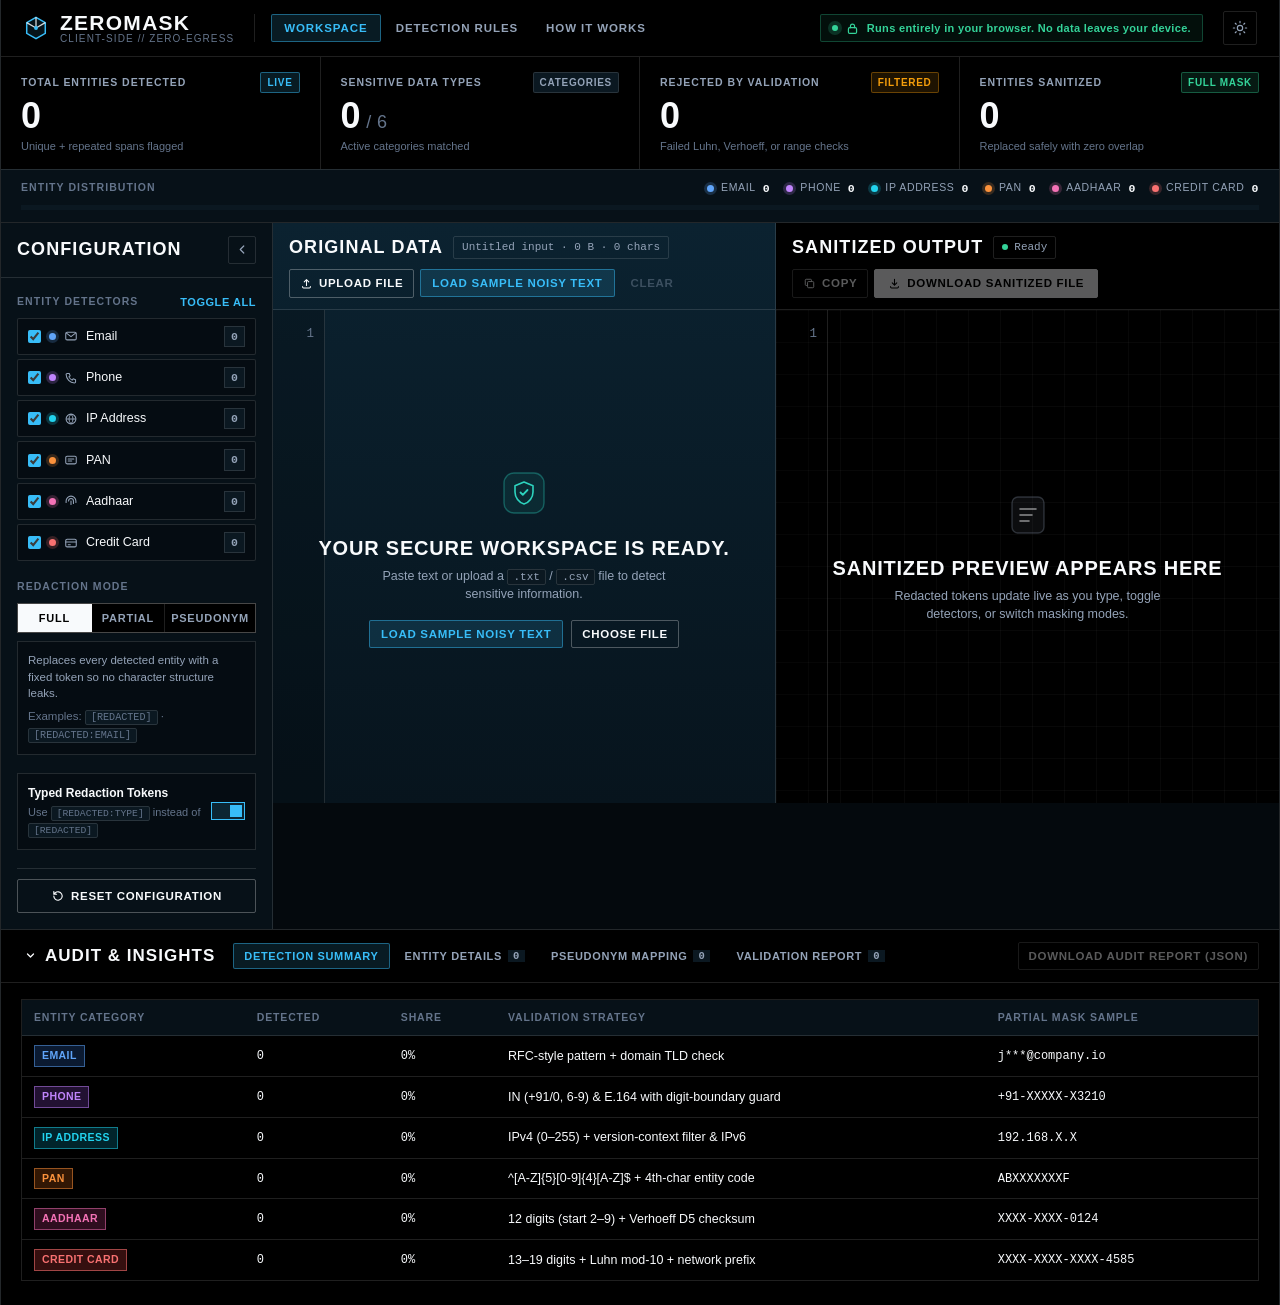
<file: index.html>
<!DOCTYPE html>
<html lang="en" data-theme="dark">
<head>
  <meta charset="UTF-8" />
  <meta name="viewport" content="width=device-width, initial-scale=1.0" />
  <title>ZeroMask — Client-Side PII Data Sanitization</title>
  <meta
    name="description"
    content="ZeroMask: 100% client-side PII detection, checksum validation, and sanitization."
  />
  <link rel="stylesheet" href="styles.css" />
</head>
<body>
  <div class="app-shell">
    <!-- Top Header -->
    <header class="top-header">
      <div class="header-left">
        <a href="#workspace" class="brand" id="brandLink" aria-label="ZeroMask Home">
          <span class="brand-logo" aria-hidden="true">
            <svg width="26" height="26" viewBox="0 0 28 28" fill="none">
              <path
                d="M14 2.5L24 8.2V19.8L14 25.5L4 19.8V8.2L14 2.5Z"
                stroke="#38BDF8"
                stroke-width="1.6"
                fill="rgba(56, 189, 248, 0.1)"
              />
              <path d="M14 2.5V14M14 14L24 8.2M14 14L4 8.2" stroke="currentColor" stroke-width="1.4" opacity="0.85" />
              <circle cx="14" cy="14" r="2.1" fill="#38BDF8" />
            </svg>
          </span>
          <span class="brand-copy">
            <span class="brand-name">ZEROMASK</span>
            <span class="brand-tagline">CLIENT-SIDE // ZERO-EGRESS</span>
          </span>
        </a>

        <nav class="primary-nav" aria-label="Primary Navigation">
          <button type="button" class="nav-link is-active" data-view="workspace">Workspace</button>
          <button type="button" class="nav-link" data-view="rules">Detection Rules</button>
          <button type="button" class="nav-link" data-view="how-it-works">How It Works</button>
        </nav>
      </div>

      <div class="header-right">
        <div class="privacy-badge" title="All scanning and redaction executes locally in browser memory">
          <span class="status-dot" aria-hidden="true"></span>
          <svg class="lock-icon" width="13" height="13" viewBox="0 0 16 16" fill="none" aria-hidden="true">
            <rect x="3" y="7" width="10" height="7" rx="1.5" stroke="currentColor" stroke-width="1.5" />
            <path d="M5.5 7V5a2.5 2.5 0 0 1 5 0v2" stroke="currentColor" stroke-width="1.5" stroke-linecap="round" />
          </svg>
          <span class="privacy-text">Runs entirely in your browser. No data leaves your device.</span>
        </div>

        <button
          type="button"
          id="themeToggleBtn"
          class="icon-btn"
          aria-label="Toggle dark or light theme"
          title="Switch theme"
        >
          <svg class="icon-sun" width="16" height="16" viewBox="0 0 24 24" fill="none" aria-hidden="true">
            <circle cx="12" cy="12" r="4" stroke="currentColor" stroke-width="1.75" />
            <path
              d="M12 2v2m0 16v2M4.93 4.93l1.41 1.41m11.32 11.32l1.41 1.41M2 12h2m16 0h2M4.93 19.07l1.41-1.41m11.32-11.32l1.41-1.41"
              stroke="currentColor"
              stroke-width="1.75"
              stroke-linecap="round"
            />
          </svg>
          <svg class="icon-moon" width="16" height="16" viewBox="0 0 24 24" fill="none" aria-hidden="true">
            <path
              d="M21 12.79A9 9 0 1 1 11.21 3 7 7 0 0 0 21 12.79z"
              stroke="currentColor"
              stroke-width="1.75"
              stroke-linejoin="round"
            />
          </svg>
        </button>
      </div>
    </header>

    <!-- Primary Workspace View -->
    <main id="view-workspace" class="main-container view-section is-active">
      <!-- Error / Status Banner -->
      <div id="errorBanner" class="error-banner" role="alert" hidden>
        <div class="error-banner-body">
          <svg width="16" height="16" viewBox="0 0 20 20" fill="none" aria-hidden="true">
            <circle cx="10" cy="10" r="8" stroke="currentColor" stroke-width="1.6" />
            <path d="M10 6v4.5M10 13.5h.01" stroke="currentColor" stroke-width="1.8" stroke-linecap="round" />
          </svg>
          <span id="errorBannerText">Unsupported file format. Please upload a TXT or CSV file.</span>
        </div>
        <button type="button" id="dismissErrorBtn" class="ghost-btn-sm" aria-label="Dismiss message">Dismiss</button>
      </div>

      <!-- Dashboard Overview Cards & Distribution Bar -->
      <section class="overview-section" aria-label="Detection Statistics">
        <div class="stats-grid">
          <article class="stat-card">
            <div class="stat-header">
              <span class="stat-label">Total Entities Detected</span>
              <span class="stat-badge stat-badge-teal">Live</span>
            </div>
            <div class="stat-value" id="statTotalDetected">0</div>
            <div class="stat-sub">Unique + repeated spans flagged</div>
          </article>

          <article class="stat-card">
            <div class="stat-header">
              <span class="stat-label">Sensitive Data Types</span>
              <span class="stat-badge">Categories</span>
            </div>
            <div class="stat-value"><span id="statTypesFound">0</span><span class="stat-denom"> / 6</span></div>
            <div class="stat-sub">Active categories matched</div>
          </article>

          <article class="stat-card">
            <div class="stat-header">
              <span class="stat-label">Rejected by Validation</span>
              <span class="stat-badge stat-badge-amber">Filtered</span>
            </div>
            <div class="stat-value" id="statRejected">0</div>
            <div class="stat-sub">Failed Luhn, Verhoeff, or range checks</div>
          </article>

          <article class="stat-card">
            <div class="stat-header">
              <span class="stat-label">Entities Sanitized</span>
              <span class="stat-badge stat-badge-green" id="statModeBadge">Full Mask</span>
            </div>
            <div class="stat-value" id="statSanitized">0</div>
            <div class="stat-sub">Replaced safely with zero overlap</div>
          </article>
        </div>

        <!-- Dynamic Horizontal Distribution Bar -->
        <div class="distribution-card">
          <div class="distribution-top">
            <span class="distribution-title">Entity Distribution</span>
            <div class="distribution-legend" id="distributionLegend">
              <span class="legend-item" data-type="EMAIL"><i class="dot dot-email"></i>Email <strong id="legendCountEmail">0</strong></span>
              <span class="legend-item" data-type="PHONE"><i class="dot dot-phone"></i>Phone <strong id="legendCountPhone">0</strong></span>
              <span class="legend-item" data-type="IP"><i class="dot dot-ip"></i>IP Address <strong id="legendCountIP">0</strong></span>
              <span class="legend-item" data-type="PAN"><i class="dot dot-pan"></i>PAN <strong id="legendCountPAN">0</strong></span>
              <span class="legend-item" data-type="AADHAAR"><i class="dot dot-aadhaar"></i>Aadhaar <strong id="legendCountAadhaar">0</strong></span>
              <span class="legend-item" data-type="CREDIT_CARD"><i class="dot dot-card"></i>Credit Card <strong id="legendCountCard">0</strong></span>
            </div>
          </div>
          <div class="distribution-bar" id="distributionBar" role="img" aria-label="Entity category distribution">
            <div class="dist-empty">No sensitive entities detected yet</div>
          </div>
        </div>
      </section>

      <!-- Mobile Pane Switcher -->
      <div class="mobile-pane-tabs" role="tablist" aria-label="Mobile Editor Views">
        <button type="button" class="mobile-tab is-active" data-pane="original" role="tab" aria-selected="true">
          Original Data
        </button>
        <button type="button" class="mobile-tab" data-pane="sanitized" role="tab" aria-selected="false">
          Sanitized Output
        </button>
      </div>

      <!-- Three-Column Main Workspace -->
      <section class="workspace-grid" id="workspaceGrid" aria-label="Sanitization Workspace">
        <!-- Left Sidebar: Configuration -->
        <aside class="config-sidebar" id="configSidebar" aria-label="Detection and Redaction Configuration">
          <div class="sidebar-header">
            <h2 class="panel-title">Configuration</h2>
            <button
              type="button"
              id="collapseSidebarBtn"
              class="icon-btn-sm"
              aria-expanded="true"
              aria-controls="sidebarBody"
              title="Collapse configuration sidebar"
            >
              <svg width="15" height="15" viewBox="0 0 20 20" fill="none" aria-hidden="true">
                <path d="M12.5 5L7.5 10l5 5" stroke="currentColor" stroke-width="1.75" stroke-linecap="round" stroke-linejoin="round" />
              </svg>
            </button>
          </div>

          <div class="sidebar-body" id="sidebarBody">
            <!-- Entity Checkboxes -->
            <div class="config-group">
              <div class="config-group-header">
                <span class="config-label">Entity Detectors</span>
                <button type="button" id="toggleAllDetectorsBtn" class="text-btn">Toggle All</button>
              </div>
              <div class="detector-list" id="detectorCheckboxes">
                <label class="detector-item" data-type="EMAIL">
                  <span class="detector-left">
                    <input type="checkbox" name="detector" value="EMAIL" checked />
                    <span class="entity-swatch swatch-email"></span>
                    <svg class="entity-icon" width="14" height="14" viewBox="0 0 20 20" fill="none" aria-hidden="true">
                      <rect x="2.5" y="4.5" width="15" height="11" rx="2" stroke="currentColor" stroke-width="1.5" />
                      <path d="M3.5 6l6.5 4.8L16.5 6" stroke="currentColor" stroke-width="1.5" stroke-linecap="round" />
                    </svg>
                    <span class="detector-name">Email</span>
                  </span>
                  <span class="detector-count" id="countEMAIL">0</span>
                </label>

                <label class="detector-item" data-type="PHONE">
                  <span class="detector-left">
                    <input type="checkbox" name="detector" value="PHONE" checked />
                    <span class="entity-swatch swatch-phone"></span>
                    <svg class="entity-icon" width="14" height="14" viewBox="0 0 20 20" fill="none" aria-hidden="true">
                      <path d="M4.5 3.5h3l1.3 3.4-1.8 1.5a11 11 0 0 0 4.6 4.6l1.5-1.8 3.4 1.3v3a1.5 1.5 0 0 1-1.6 1.5A12.5 12.5 0 0 1 3 5.1 1.5 1.5 0 0 1 4.5 3.5z" stroke="currentColor" stroke-width="1.5" stroke-linejoin="round" />
                    </svg>
                    <span class="detector-name">Phone</span>
                  </span>
                  <span class="detector-count" id="countPHONE">0</span>
                </label>

                <label class="detector-item" data-type="IP">
                  <span class="detector-left">
                    <input type="checkbox" name="detector" value="IP" checked />
                    <span class="entity-swatch swatch-ip"></span>
                    <svg class="entity-icon" width="14" height="14" viewBox="0 0 20 20" fill="none" aria-hidden="true">
                      <circle cx="10" cy="10" r="7" stroke="currentColor" stroke-width="1.5" />
                      <path d="M3.2 10h13.6M10 3a10 10 0 0 1 0 14M10 3a10 10 0 0 0 0 14" stroke="currentColor" stroke-width="1.35" />
                    </svg>
                    <span class="detector-name">IP Address</span>
                  </span>
                  <span class="detector-count" id="countIP">0</span>
                </label>

                <label class="detector-item" data-type="PAN">
                  <span class="detector-left">
                    <input type="checkbox" name="detector" value="PAN" checked />
                    <span class="entity-swatch swatch-pan"></span>
                    <svg class="entity-icon" width="14" height="14" viewBox="0 0 20 20" fill="none" aria-hidden="true">
                      <rect x="2.5" y="4.5" width="15" height="11" rx="1.8" stroke="currentColor" stroke-width="1.5" />
                      <path d="M6 8.5h8M6 11.5h5" stroke="currentColor" stroke-width="1.5" stroke-linecap="round" />
                    </svg>
                    <span class="detector-name">PAN</span>
                  </span>
                  <span class="detector-count" id="countPAN">0</span>
                </label>

                <label class="detector-item" data-type="AADHAAR">
                  <span class="detector-left">
                    <input type="checkbox" name="detector" value="AADHAAR" checked />
                    <span class="entity-swatch swatch-aadhaar"></span>
                    <svg class="entity-icon" width="14" height="14" viewBox="0 0 20 20" fill="none" aria-hidden="true">
                      <path d="M10 3a7 7 0 0 0-7 7v2M10 3a7 7 0 0 1 7 7v2M6.5 10a3.5 3.5 0 0 1 7 0v3.5M10 10v5" stroke="currentColor" stroke-width="1.5" stroke-linecap="round" />
                    </svg>
                    <span class="detector-name">Aadhaar</span>
                  </span>
                  <span class="detector-count" id="countAADHAAR">0</span>
                </label>

                <label class="detector-item" data-type="CREDIT_CARD">
                  <span class="detector-left">
                    <input type="checkbox" name="detector" value="CREDIT_CARD" checked />
                    <span class="entity-swatch swatch-card"></span>
                    <svg class="entity-icon" width="14" height="14" viewBox="0 0 20 20" fill="none" aria-hidden="true">
                      <rect x="2.5" y="4.5" width="15" height="11" rx="2" stroke="currentColor" stroke-width="1.5" />
                      <path d="M2.5 8.5h15M6 12.5h3" stroke="currentColor" stroke-width="1.5" stroke-linecap="round" />
                    </svg>
                    <span class="detector-name">Credit Card</span>
                  </span>
                  <span class="detector-count" id="countCREDIT_CARD">0</span>
                </label>
              </div>
            </div>

            <!-- Redaction Mode Segmented Control -->
            <div class="config-group">
              <span class="config-label">Redaction Mode</span>
              <div class="segmented-control" role="radiogroup" aria-label="Redaction mode">
                <button type="button" class="seg-btn is-active" data-mode="full" role="radio" aria-checked="true">
                  Full
                </button>
                <button type="button" class="seg-btn" data-mode="partial" role="radio" aria-checked="false">
                  Partial
                </button>
                <button type="button" class="seg-btn" data-mode="pseudonym" role="radio" aria-checked="false">
                  Pseudonym
                </button>
              </div>

              <div class="mode-info-box" id="modeInfoBox">
                <p class="mode-desc" id="modeDescription">
                  Replaces every detected entity with a fixed token so no character structure leaks.
                </p>
                <div class="mode-examples" id="modeExamples">
                  <code>[REDACTED]</code> or <code>[REDACTED:EMAIL]</code>
                </div>
              </div>
            </div>

            <!-- Typed Token Toggle -->
            <div class="config-group" id="typedTokenGroup">
              <label class="switch-row" for="typedTokenToggle">
                <span class="switch-copy">
                  <span class="switch-title">Typed Redaction Tokens</span>
                  <span class="switch-sub">Use <code>[REDACTED:TYPE]</code> instead of <code>[REDACTED]</code></span>
                </span>
                <input type="checkbox" id="typedTokenToggle" class="toggle-input" checked />
                <span class="toggle-track" aria-hidden="true"><span class="toggle-thumb"></span></span>
              </label>
            </div>

            <!-- Reset Configuration -->
            <div class="config-footer">
              <button type="button" id="resetConfigBtn" class="secondary-btn full-width">
                <svg width="14" height="14" viewBox="0 0 20 20" fill="none" aria-hidden="true">
                  <path d="M4 10a6 6 0 1 0 1.8-4.3L4 7.5M4 3.5v4h4" stroke="currentColor" stroke-width="1.6" stroke-linecap="round" stroke-linejoin="round" />
                </svg>
                Reset Configuration
              </button>
            </div>
          </div>
        </aside>

        <!-- Center Panel: Original Data -->
        <section class="editor-panel is-mobile-active" id="originalPanel" aria-label="Original Data Input">
          <div class="panel-header">
            <div class="panel-title-wrap">
              <h2 class="panel-title">Original Data</h2>
              <span class="meta-pill" id="fileMetaPill">Untitled input · 0 B · 0 chars</span>
            </div>
            <div class="panel-actions">
              <input
                type="file"
                id="fileInput"
                accept=".txt,.csv,text/plain,text/csv"
                hidden
              />
              <button type="button" id="uploadFileBtn" class="secondary-btn-sm">
                <svg width="13" height="13" viewBox="0 0 20 20" fill="none" aria-hidden="true">
                  <path d="M10 13V4m0 0L6.5 7.5M10 4l3.5 3.5M4 14.5v1A1.5 1.5 0 0 0 5.5 17h9a1.5 1.5 0 0 0 1.5-1.5v-1" stroke="currentColor" stroke-width="1.6" stroke-linecap="round" stroke-linejoin="round" />
                </svg>
                Upload File
              </button>
              <button type="button" id="loadSampleBtn" class="accent-btn-sm">
                Load Sample Noisy Text
              </button>
              <button type="button" id="clearInputBtn" class="ghost-btn-sm" disabled title="No text to clear">
                Clear
              </button>
            </div>
          </div>

          <div class="editor-stage drop-target" id="originalDropZone">
            <!-- Drag overlay -->
            <div class="drag-overlay" id="dragOverlay" hidden>
              <svg width="36" height="36" viewBox="0 0 24 24" fill="none" aria-hidden="true">
                <path d="M12 16V4m0 0l-4 4m4-4l4 4M4 16v2a2 2 0 0 0 2 2h12a2 2 0 0 0 2-2v-2" stroke="currentColor" stroke-width="1.75" stroke-linecap="round" stroke-linejoin="round" />
              </svg>
              <strong>Drop .TXT or .CSV file to sanitize locally</strong>
              <span>Processed in memory via FileReader</span>
            </div>

            <!-- Empty state overlay when input is empty -->
            <div class="empty-state" id="originalEmptyState">
              <svg width="56" height="56" viewBox="0 0 56 56" fill="none" aria-hidden="true">
                <rect x="8" y="8" width="40" height="40" rx="10" fill="rgba(45, 212, 191, 0.08)" stroke="rgba(45, 212, 191, 0.35)" stroke-width="1.4" />
                <path d="M28 17l-9 3.8v6.1c0 5.6 3.8 10.7 9 12.1 5.2-1.4 9-6.5 9-12.1v-6.1L28 17z" stroke="#2DD4BF" stroke-width="1.6" stroke-linejoin="round" />
                <path d="M24.5 27.5l2.3 2.3 4.7-4.8" stroke="#2DD4BF" stroke-width="1.8" stroke-linecap="round" stroke-linejoin="round" />
              </svg>
              <h3>Your secure workspace is ready.</h3>
              <p>Paste text or upload a <code>.txt</code> / <code>.csv</code> file to detect sensitive information.</p>
              <div class="empty-actions">
                <button type="button" class="accent-btn-sm" id="emptyLoadSampleBtn">Load Sample Noisy Text</button>
                <button type="button" class="secondary-btn-sm" id="emptyUploadBtn">Choose File</button>
              </div>
            </div>

            <div class="code-editor-shell" id="originalEditorShell">
              <div class="line-gutter" id="originalGutter" aria-hidden="true">1</div>
              <div class="editor-layers">
                <pre class="highlight-backdrop" id="originalBackdrop" aria-hidden="true"></pre>
                <textarea
                  id="rawInput"
                  class="code-textarea"
                  spellcheck="false"
                  autocomplete="off"
                  autocapitalize="off"
                  aria-label="Original text input"
                  placeholder=""
                ></textarea>
              </div>
            </div>
          </div>
        </section>

        <!-- Right Panel: Sanitized Output -->
        <section class="editor-panel" id="sanitizedPanel" aria-label="Sanitized Output">
          <div class="panel-header">
            <div class="panel-title-wrap">
              <h2 class="panel-title">Sanitized Output</h2>
              <span class="status-pill" id="processingStatusPill">
                <span class="pulse-dot"></span>
                <span id="processingStatusText">Ready</span>
              </span>
            </div>
            <div class="panel-actions">
              <button type="button" id="copyOutputBtn" class="secondary-btn-sm" disabled title="Enter text to copy sanitized output">
                <svg width="13" height="13" viewBox="0 0 20 20" fill="none" aria-hidden="true">
                  <rect x="7" y="7" width="9.5" height="9.5" rx="1.5" stroke="currentColor" stroke-width="1.5" />
                  <path d="M13 7V5a1.5 1.5 0 0 0-1.5-1.5H5A1.5 1.5 0 0 0 3.5 5v6.5A1.5 1.5 0 0 0 5 13h2" stroke="currentColor" stroke-width="1.5" />
                </svg>
                Copy
              </button>
              <button type="button" id="downloadSanitizedBtn" class="primary-btn-sm" disabled title="Enter text to download sanitized file">
                <svg width="13" height="13" viewBox="0 0 20 20" fill="none" aria-hidden="true">
                  <path d="M10 3.5v9m0 0l3.5-3.5M10 12.5L6.5 9M4 14.5v1A1.5 1.5 0 0 0 5.5 17h9a1.5 1.5 0 0 0 1.5-1.5v-1" stroke="currentColor" stroke-width="1.6" stroke-linecap="round" stroke-linejoin="round" />
                </svg>
                Download Sanitized File
              </button>
            </div>
          </div>

          <div class="editor-stage sanitized-stage">
            <div class="empty-state" id="sanitizedEmptyState">
              <svg width="52" height="52" viewBox="0 0 52 52" fill="none" aria-hidden="true">
                <rect x="10" y="8" width="32" height="36" rx="6" fill="rgba(148, 163, 184, 0.08)" stroke="rgba(148, 163, 184, 0.28)" stroke-width="1.4" />
                <path d="M18 20h16M18 26h12M18 32h9" stroke="currentColor" stroke-width="1.6" stroke-linecap="round" opacity="0.55" />
              </svg>
              <h3>Sanitized preview appears here</h3>
              <p>Redacted tokens update live as you type, toggle detectors, or switch masking modes.</p>
            </div>

            <div class="clean-banner" id="noPiiBanner" hidden>
              <svg width="15" height="15" viewBox="0 0 20 20" fill="none" aria-hidden="true">
                <circle cx="10" cy="10" r="7.5" stroke="currentColor" stroke-width="1.5" />
                <path d="M6.8 10.2l2.2 2.2 4.3-4.6" stroke="currentColor" stroke-width="1.6" stroke-linecap="round" stroke-linejoin="round" />
              </svg>
              <span>No sensitive information detected with active rules.</span>
            </div>

            <div class="code-editor-shell" id="sanitizedEditorShell">
              <div class="line-gutter" id="sanitizedGutter" aria-hidden="true">1</div>
              <div class="sanitized-scroll" id="sanitizedScroll" tabindex="0" aria-label="Sanitized output preview">
                <pre class="sanitized-pre" id="sanitizedOutput"></pre>
              </div>
            </div>
          </div>
        </section>
      </section>

      <!-- Collapsible Audit & Insights Section -->
      <section class="audit-section" id="auditSection" aria-label="Audit and Insights">
        <div class="audit-header">
          <div class="audit-header-left">
            <button
              type="button"
              id="toggleAuditBtn"
              class="collapse-heading-btn"
              aria-expanded="true"
              aria-controls="auditBody"
            >
              <svg class="chevron-icon" width="15" height="15" viewBox="0 0 20 20" fill="none" aria-hidden="true">
                <path d="M6 8l4 4 4-4" stroke="currentColor" stroke-width="1.75" stroke-linecap="round" stroke-linejoin="round" />
              </svg>
              <span>Audit &amp; Insights</span>
            </button>

            <div class="audit-tabs" role="tablist" aria-label="Audit tabs">
              <button type="button" class="audit-tab is-active" data-tab="summary" role="tab" aria-selected="true">
                Detection Summary
              </button>
              <button type="button" class="audit-tab" data-tab="details" role="tab" aria-selected="false">
                Entity Details <span class="tab-count" id="tabCountDetails">0</span>
              </button>
              <button type="button" class="audit-tab" data-tab="mapping" role="tab" aria-selected="false">
                Pseudonym Mapping <span class="tab-count" id="tabCountMapping">0</span>
              </button>
              <button type="button" class="audit-tab" data-tab="validation" role="tab" aria-selected="false">
                Validation Report <span class="tab-count" id="tabCountValidation">0</span>
              </button>
            </div>
          </div>

          <div class="audit-actions">
            <button type="button" id="downloadAuditBtn" class="secondary-btn-sm" disabled title="Scan text to export a zero-PII audit report">
              Download audit report (JSON)
            </button>
          </div>
        </div>

        <div class="audit-body" id="auditBody">
          <!-- Tab 1: Detection Summary -->
          <div class="audit-pane is-active" id="tab-summary" role="tabpanel">
            <div class="table-wrap">
              <table class="data-table">
                <thead>
                  <tr>
                    <th>Entity Category</th>
                    <th>Detected</th>
                    <th>Share</th>
                    <th>Validation Strategy</th>
                    <th>Partial Mask Sample</th>
                  </tr>
                </thead>
                <tbody id="summaryTableBody"></tbody>
              </table>
            </div>
          </div>

          <!-- Tab 2: Entity Details -->
          <div class="audit-pane" id="tab-details" role="tabpanel" hidden>
            <div class="pane-toolbar">
              <span class="privacy-note">
                Sensitive values are masked by default in audit logs.
              </span>
              <button type="button" id="revealValuesBtn" class="secondary-btn-sm" aria-pressed="false">
                Reveal Original Values
              </button>
            </div>
            <div class="table-wrap">
              <table class="data-table">
                <thead>
                  <tr>
                    <th>#</th>
                    <th>Type</th>
                    <th>Span</th>
                    <th>Validation Status</th>
                    <th>Original Value</th>
                    <th>Replacement</th>
                  </tr>
                </thead>
                <tbody id="detailsTableBody"></tbody>
              </table>
            </div>
          </div>

          <!-- Tab 3: Pseudonym Mapping -->
          <div class="audit-pane" id="tab-mapping" role="tabpanel" hidden>
            <div class="pane-toolbar">
              <span class="privacy-note">
                <strong>Memory-only:</strong> This lookup table stays in RAM and is never exported unless you explicitly click Download mapping (JSON).
              </span>
              <div class="toolbar-btns">
                <button type="button" id="revealMappingBtn" class="secondary-btn-sm" aria-pressed="false">
                  Reveal Originals
                </button>
                <button
                  type="button"
                  id="downloadMappingBtn"
                  class="secondary-btn-sm"
                  disabled
                  title="Switch to Pseudonym mode with detected entities to export mapping"
                >
                  Download mapping (JSON)
                </button>
              </div>
            </div>
            <div class="table-wrap">
              <table class="data-table">
                <thead>
                  <tr>
                    <th>Pseudonym ID</th>
                    <th>Type</th>
                    <th>Normalized Key</th>
                    <th>Occurrences</th>
                    <th>Original Value</th>
                  </tr>
                </thead>
                <tbody id="mappingTableBody"></tbody>
              </table>
            </div>
          </div>

          <!-- Tab 4: Validation Report -->
          <div class="audit-pane" id="tab-validation" role="tabpanel" hidden>
            <div class="pane-toolbar">
              <span class="privacy-note">
                Candidates rejected by Luhn, Verhoeff, IPv4 octet range, PAN entity-type, or version-context filters.
              </span>
            </div>
            <div class="table-wrap">
              <table class="data-table">
                <thead>
                  <tr>
                    <th>#</th>
                    <th>Candidate Type</th>
                    <th>Offset</th>
                    <th>Rejection Reason</th>
                    <th>Action</th>
                  </tr>
                </thead>
                <tbody id="validationTableBody"></tbody>
              </table>
            </div>
          </div>
        </div>
      </section>
    </main>

    <!-- Detection Rules Reference View -->
    <section id="view-rules" class="main-container view-section info-view" hidden>
      <div class="info-header">
        <h1>Detection Rules &amp; Overlap Priority</h1>
        <p>Deterministic client-side scanners ordered from highest to lowest overlap precedence:
          <code>CREDIT_CARD &gt; AADHAAR &gt; PAN &gt; EMAIL &gt; IP &gt; PHONE</code>
        </p>
      </div>
      <div class="rules-grid">
        <article class="info-card">
          <div class="info-card-head"><span class="entity-pill pill-card">CREDIT_CARD</span><span>Priority 1 (Highest)</span></div>
          <p>Matches 13–19 digits with optional spaces or hyphens. Must pass <strong>Luhn (mod-10)</strong> and match Visa, Mastercard, Amex, Discover, or RuPay prefixes.</p>
          <div class="info-example">Partial: <code>XXXX-XXXX-XXXX-1234</code></div>
        </article>
        <article class="info-card">
          <div class="info-card-head"><span class="entity-pill pill-aadhaar">AADHAAR</span><span>Priority 2</span></div>
          <p>Matches 12 digits starting 2–9 (plain or 4-4-4 space/hyphen grouped). Validated with the <strong>Verhoeff D5 checksum</strong> to filter random 12-digit IDs.</p>
          <div class="info-example">Partial: <code>XXXX-XXXX-1234</code></div>
        </article>
        <article class="info-card">
          <div class="info-card-head"><span class="entity-pill pill-pan">PAN</span><span>Priority 3</span></div>
          <p>Matches <code>^[A-Z]{5}[0-9]{4}[A-Z]$</code> with strict word boundaries and validates the 4th-character entity type (<code>P,C,H,F,A,T,B,L,J,G</code>).</p>
          <div class="info-example">Partial (first 2 + last 1): <code>ABXXXXXXXF</code></div>
        </article>
        <article class="info-card">
          <div class="info-card-head"><span class="entity-pill pill-email">EMAIL</span><span>Priority 4</span></div>
          <p>RFC-style local@domain.tld matcher supporting dots, underscores, plus-tags, and subdomains. Normalized lowercase in pseudonym mode.</p>
          <div class="info-example">Partial: <code>j***@domain.com</code></div>
        </article>
        <article class="info-card">
          <div class="info-card-head"><span class="entity-pill pill-ip">IP</span><span>Priority 5</span></div>
          <p>IPv4 with strict <code>0–255</code> octet checks and version-context exclusion (e.g. <code>v1.2.3.4</code>), plus full and compressed <code>::</code> IPv6 addresses.</p>
          <div class="info-example">Partial: <code>192.168.X.X</code></div>
        </article>
        <article class="info-card">
          <div class="info-card-head"><span class="entity-pill pill-phone">PHONE</span><span>Priority 6</span></div>
          <p>Indian numbers (<code>+91</code>/<code>0</code> prefix, 10 digits starting 6–9) and international E.164 numbers, bounded so they never match inside cards, Aadhaar, or order IDs.</p>
          <div class="info-example">Partial: <code>+91-XXXXX-X1234</code></div>
        </article>
      </div>
    </section>

    <!-- How It Works View -->
    <section id="view-how-it-works" class="main-container view-section info-view" hidden>
      <div class="info-header">
        <h1>Zero-Egress Architecture</h1>
        <p>Built with plain HTML, CSS, and vanilla JavaScript so every byte stays inside your browser session.</p>
      </div>
      <div class="rules-grid">
        <article class="info-card">
          <h3>1. Local File Ingestion</h3>
          <p>TXT and CSV files are read directly from disk via the browser <code>FileReader</code> API. No upload endpoint, cloud bucket, or external script exists.</p>
        </article>
        <article class="info-card">
          <h3>2. Checksum-Verified Detection</h3>
          <p>Regex candidates pass algorithmic Luhn and Verhoeff checks plus boundary guards before overlap resolution removes duplicate or lower-priority spans.</p>
        </article>
        <article class="info-card">
          <h3>3. Safe DOM Rendering</h3>
          <p>Highlights and diff views are constructed via DOM text nodes and escaped elements — never raw <code>innerHTML</code> injection — preventing XSS on untrusted inputs.</p>
        </article>
        <article class="info-card">
          <h3>4. Ephemeral Mapping &amp; Export</h3>
          <p>Pseudonym tables live strictly in JavaScript memory. Audit JSON exports exclude raw PII completely; sanitized files export via local <code>Blob</code> URLs.</p>
        </article>
      </div>
    </section>
  </div>

  <!-- Floating Tooltip for Highlighted Entities -->
  <div id="entityTooltip" class="entity-tooltip" role="tooltip" hidden>
    <div class="tooltip-head">
      <span class="tooltip-type" id="tooltipType"></span>
      <span class="tooltip-badge" id="tooltipValidation"></span>
    </div>
    <div class="tooltip-sub" id="tooltipReplacement"></div>
  </div>

  <!-- Privacy Confirmation Modal for Mapping Export -->
  <div id="mappingWarningModal" class="modal-backdrop" role="dialog" aria-modal="true" aria-labelledby="modalTitle" hidden>
    <div class="modal-card">
      <div class="modal-icon-wrap">
        <svg width="22" height="22" viewBox="0 0 24 24" fill="none" aria-hidden="true">
          <path d="M12 3L2.5 19.5h19L12 3z" stroke="#F59E0B" stroke-width="1.75" stroke-linejoin="round" />
          <path d="M12 9.5v4.5M12 16.8h.01" stroke="#F59E0B" stroke-width="2" stroke-linecap="round" />
        </svg>
      </div>
      <h2 id="modalTitle">Export Sensitive Pseudonym Mapping?</h2>
      <p class="modal-text">
        This JSON file maps anonymized tokens (e.g. <code>EMAIL_01</code>) back to the <strong>raw unredacted PII values</strong>. Store it separately from your sanitized dataset in an encrypted, access-controlled vault.
      </p>
      <div class="modal-actions">
        <button type="button" id="cancelMappingExportBtn" class="secondary-btn">Cancel</button>
        <button type="button" id="confirmMappingExportBtn" class="warning-btn">Download Mapping JSON</button>
      </div>
    </div>
  </div>

  <!-- Toast Stack -->
  <div id="toastContainer" class="toast-container" aria-live="polite" aria-atomic="true"></div>

  <script src="detectors.js"></script>
  <script src="redactor.js"></script>
  <script src="samples.js"></script>
  <script src="app.js"></script>
</body>
</html>
</file>
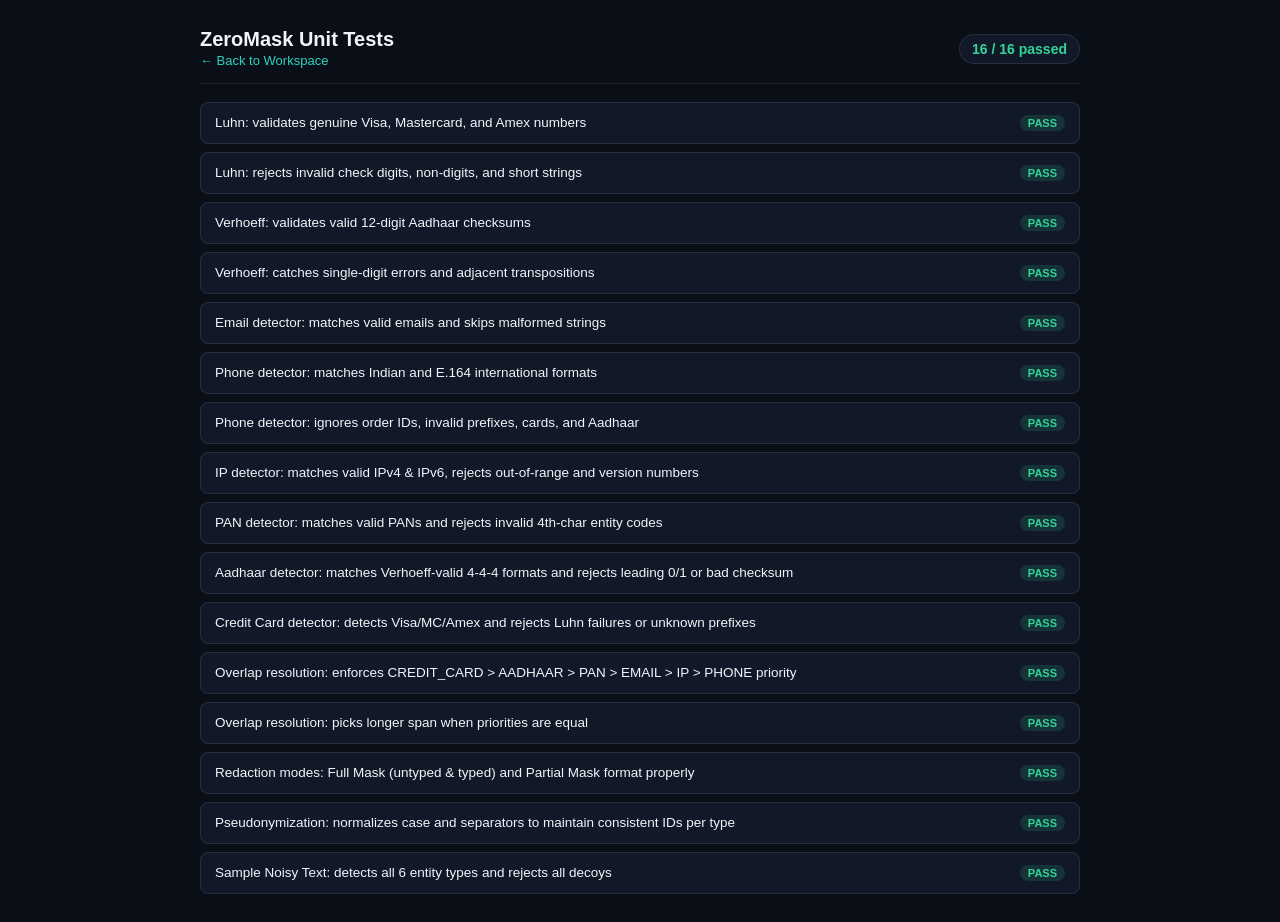
<file: tests.html>
<!DOCTYPE html>
<html lang="en">
<head>
  <meta charset="UTF-8" />
  <meta name="viewport" content="width=device-width, initial-scale=1.0" />
  <title>ZeroMask — Unit Test Suite</title>
  <style>
    :root {
      color-scheme: dark;
      --bg: #090e17;
      --surface: #111827;
      --border: rgba(148, 163, 184, 0.16);
      --text: #f1f5f9;
      --muted: #94a3b8;
      --pass: #34d399;
      --fail: #f87171;
      --accent: #2dd4bf;
    }
    body {
      margin: 0;
      padding: 28px 20px;
      background: var(--bg);
      color: var(--text);
      font-family: -apple-system, BlinkMacSystemFont, "Segoe UI", Inter, sans-serif;
    }
    .container {
      max-width: 880px;
      margin: 0 auto;
    }
    header {
      display: flex;
      align-items: center;
      justify-content: space-between;
      margin-bottom: 18px;
      padding-bottom: 14px;
      border-bottom: 1px solid var(--border);
    }
    h1 {
      margin: 0;
      font-size: 20px;
    }
    .summary {
      font-size: 14px;
      font-weight: 600;
      padding: 6px 12px;
      border-radius: 999px;
      background: var(--surface);
      border: 1px solid var(--border);
    }
    .list {
      display: flex;
      flex-direction: column;
      gap: 8px;
    }
    .item {
      display: flex;
      align-items: flex-start;
      justify-content: space-between;
      gap: 12px;
      padding: 12px 14px;
      border-radius: 8px;
      background: var(--surface);
      border: 1px solid var(--border);
      font-size: 13.5px;
    }
    .badge {
      font-size: 11px;
      font-weight: 700;
      padding: 2px 8px;
      border-radius: 999px;
      flex-shrink: 0;
    }
    .badge.pass { background: rgba(52, 211, 153, 0.14); color: var(--pass); }
    .badge.fail { background: rgba(248, 113, 113, 0.14); color: var(--fail); }
    .err {
      margin-top: 4px;
      color: var(--fail);
      font-family: ui-monospace, SFMono-Regular, Menlo, monospace;
      font-size: 12px;
    }
    a {
      color: var(--accent);
      text-decoration: none;
      font-size: 13px;
    }
  </style>
</head>
<body>
  <div class="container">
    <header>
      <div>
        <h1>ZeroMask Unit Tests</h1>
        <a href="index.html">&larr; Back to Workspace</a>
      </div>
      <div class="summary" id="summary">Running…</div>
    </header>
    <div class="list" id="resultsList"></div>
  </div>

  <script src="detectors.js"></script>
  <script src="redactor.js"></script>
  <script src="samples.js"></script>
  <script src="tests.js"></script>
  <script>
    (function () {
      const results = (window.ZeroMask && window.ZeroMask.testResults) || [];
      const list = document.getElementById('resultsList');
      const summary = document.getElementById('summary');
      let passed = 0;
      let failed = 0;

      results.forEach((r) => {
        if (r.passed) passed++;
        else failed++;

        const row = document.createElement('div');
        row.className = 'item';

        const left = document.createElement('div');
        const title = document.createElement('div');
        title.textContent = r.name;
        left.appendChild(title);

        if (!r.passed && r.error) {
          const err = document.createElement('div');
          err.className = 'err';
          err.textContent = r.error;
          left.appendChild(err);
        }

        const badge = document.createElement('span');
        badge.className = 'badge ' + (r.passed ? 'pass' : 'fail');
        badge.textContent = r.passed ? 'PASS' : 'FAIL';

        row.appendChild(left);
        row.appendChild(badge);
        list.appendChild(row);
      });

      summary.textContent = passed + ' / ' + results.length + ' passed' + (failed ? ' (' + failed + ' failed)' : '');
      summary.style.color = failed ? 'var(--fail)' : 'var(--pass)';
    })();
  </script>
</body>
</html>
</file>
<file: styles.css>
/* ZeroMask — Architectural Split-Screen Cybersecurity UI (Dark-first + Light theme) */

:root {
  --bg-frame: #202a31;
  --bg-app: #04090d;
  --bg-surface: #071118;
  --bg-surface-left: linear-gradient(180deg, #0b2230 0%, #07141d 100%);
  --bg-surface-right: #000000;
  --bg-surface-2: #050c12;
  --bg-elevated: #0b1821;
  --bg-hover: rgba(56, 189, 248, 0.08);
  --border-subtle: rgba(255, 255, 255, 0.12);
  --border-strong: rgba(255, 255, 255, 0.28);

  --text-primary: #f8fafc;
  --text-secondary: #94a3b8;
  --text-muted: #64748b;

  --accent: #38bdf8;
  --accent-hover: #0ea5e9;
  --accent-soft: rgba(56, 189, 248, 0.14);
  --accent-border: rgba(56, 189, 248, 0.45);
  --accent-ink: #020617;

  --green: #34d399;
  --green-soft: rgba(52, 211, 153, 0.12);
  --amber: #f59e0b;
  --amber-soft: rgba(245, 158, 11, 0.12);
  --danger: #f87171;
  --danger-soft: rgba(248, 113, 113, 0.12);

  /* Entity Color System */
  --c-email: #60a5fa;
  --c-email-bg: rgba(59, 130, 246, 0.2);
  --c-email-bd: rgba(96, 165, 250, 0.5);

  --c-phone: #c084fc;
  --c-phone-bg: rgba(168, 85, 247, 0.2);
  --c-phone-bd: rgba(192, 132, 252, 0.5);

  --c-ip: #22d3ee;
  --c-ip-bg: rgba(6, 182, 212, 0.2);
  --c-ip-bd: rgba(34, 211, 238, 0.5);

  --c-pan: #fb923c;
  --c-pan-bg: rgba(249, 115, 22, 0.2);
  --c-pan-bd: rgba(251, 146, 60, 0.5);

  --c-aadhaar: #f472b6;
  --c-aadhaar-bg: rgba(236, 72, 153, 0.2);
  --c-aadhaar-bd: rgba(244, 114, 182, 0.5);

  --c-card: #f87171;
  --c-card-bg: rgba(239, 68, 68, 0.22);
  --c-card-bd: rgba(248, 113, 113, 0.55);

  --shadow-sm: none;
  --shadow-md: 0 18px 42px rgba(0, 0, 0, 0.65);
  --radius-sm: 2px;
  --radius-md: 2px;
  --radius-lg: 2px;

  --font-display: "DIN Condensed", "Bahnschrift", "Arial Narrow", "Roboto Condensed", -apple-system, BlinkMacSystemFont, sans-serif;
  --font-sans: -apple-system, BlinkMacSystemFont, "Segoe UI", Inter, Roboto, Helvetica, Arial, sans-serif;
  --font-mono: ui-monospace, SFMono-Regular, Menlo, Monaco, Consolas, "Liberation Mono", monospace;
  --transition: 160ms cubic-bezier(0.22, 1, 0.36, 1);
}

html[data-theme="light"] {
  --bg-frame: #d8e2e8;
  --bg-app: #f1f5f9;
  --bg-surface: #ffffff;
  --bg-surface-left: linear-gradient(180deg, #e6f2f8 0%, #f3f8fb 100%);
  --bg-surface-right: #ffffff;
  --bg-surface-2: #f8fafc;
  --bg-elevated: #e2e8f0;
  --bg-hover: rgba(15, 23, 42, 0.05);
  --border-subtle: rgba(15, 23, 42, 0.12);
  --border-strong: rgba(15, 23, 42, 0.3);

  --text-primary: #090d16;
  --text-secondary: #475569;
  --text-muted: #64748b;

  --accent: #0284c7;
  --accent-hover: #0369a1;
  --accent-soft: rgba(2, 132, 199, 0.1);
  --accent-border: rgba(2, 132, 199, 0.4);
  --accent-ink: #ffffff;

  --green: #059669;
  --green-soft: rgba(5, 150, 105, 0.1);
  --amber: #d97706;
  --amber-soft: rgba(217, 119, 6, 0.1);
  --danger: #dc2626;
  --danger-soft: rgba(220, 38, 38, 0.1);

  --c-email: #1d4ed8;
  --c-email-bg: rgba(37, 99, 235, 0.13);
  --c-email-bd: rgba(37, 99, 235, 0.38);

  --c-phone: #7e22ce;
  --c-phone-bg: rgba(147, 51, 234, 0.13);
  --c-phone-bd: rgba(147, 51, 234, 0.38);

  --c-ip: #0e7490;
  --c-ip-bg: rgba(8, 145, 178, 0.13);
  --c-ip-bd: rgba(8, 145, 178, 0.38);

  --c-pan: #c2410c;
  --c-pan-bg: rgba(234, 88, 12, 0.13);
  --c-pan-bd: rgba(234, 88, 12, 0.38);

  --c-aadhaar: #be185d;
  --c-aadhaar-bg: rgba(219, 39, 119, 0.13);
  --c-aadhaar-bd: rgba(219, 39, 119, 0.38);

  --c-card: #b91c1c;
  --c-card-bg: rgba(220, 38, 38, 0.13);
  --c-card-bd: rgba(220, 38, 38, 0.4);

  --shadow-sm: none;
  --shadow-md: 0 14px 32px rgba(15, 23, 42, 0.14);
}

*,
*::before,
*::after {
  box-sizing: border-box;
}

html,
body {
  margin: 0;
  padding: 0;
  background: var(--bg-frame);
  color: var(--text-primary);
  font-family: var(--font-sans);
  font-size: 13.5px;
  line-height: 1.5;
  -webkit-font-smoothing: antialiased;
  overflow-x: hidden;
}

button,
input,
textarea {
  font-family: inherit;
}

:focus-visible {
  outline: 1.5px solid var(--accent);
  outline-offset: 2px;
}

code {
  font-family: var(--font-mono);
  font-size: 0.88em;
  background: var(--bg-elevated);
  border: 1px solid var(--border-subtle);
  border-radius: var(--radius-sm);
  padding: 1px 5px;
}

.app-shell {
  min-height: 100vh;
  max-width: 1720px;
  margin: 0 auto;
  background: var(--bg-app);
  border-left: 1px solid var(--border-subtle);
  border-right: 1px solid var(--border-subtle);
  display: flex;
  flex-direction: column;
}

/* Header */
.top-header {
  position: sticky;
  top: 0;
  z-index: 30;
  display: flex;
  align-items: center;
  justify-content: space-between;
  gap: 16px;
  padding: 11px 22px;
  background: #000000;
  border-bottom: 1px solid var(--border-subtle);
}

html[data-theme="light"] .top-header {
  background: #ffffff;
}

.header-left,
.header-right {
  display: flex;
  align-items: center;
  gap: 20px;
}

.brand {
  display: flex;
  align-items: center;
  gap: 11px;
  text-decoration: none;
  color: var(--text-primary);
}

.brand-logo {
  display: inline-flex;
  align-items: center;
  justify-content: center;
}

.brand-copy {
  display: flex;
  flex-direction: column;
  line-height: 1.05;
}

.brand-name {
  font-family: var(--font-display);
  font-size: 21px;
  font-weight: 700;
  letter-spacing: 0.06em;
  text-transform: uppercase;
}

.brand-tagline {
  font-size: 10px;
  letter-spacing: 0.11em;
  text-transform: uppercase;
  color: var(--text-muted);
}

.primary-nav {
  display: flex;
  align-items: center;
  gap: 2px;
  padding-left: 16px;
  border-left: 1px solid var(--border-subtle);
}

.nav-link {
  background: transparent;
  border: 1px solid transparent;
  color: var(--text-secondary);
  font-size: 11.5px;
  font-weight: 600;
  letter-spacing: 0.08em;
  text-transform: uppercase;
  padding: 7px 12px;
  border-radius: var(--radius-sm);
  cursor: pointer;
  transition: color var(--transition), background var(--transition), border-color var(--transition);
}

.nav-link:hover {
  color: var(--text-primary);
  background: var(--bg-hover);
}

.nav-link.is-active {
  color: var(--accent);
  background: var(--accent-soft);
  border-color: var(--accent-border);
}

.privacy-badge {
  display: inline-flex;
  align-items: center;
  gap: 8px;
  padding: 5px 11px;
  border-radius: var(--radius-sm);
  background: rgba(52, 211, 153, 0.07);
  border: 1px solid rgba(52, 211, 153, 0.28);
  color: var(--green);
  font-size: 11px;
  font-weight: 600;
  letter-spacing: 0.03em;
  white-space: nowrap;
}

.status-dot {
  width: 6px;
  height: 6px;
  border-radius: 50%;
  background: var(--green);
  box-shadow: 0 0 0 4px rgba(52, 211, 153, 0.18);
}

.icon-btn,
.icon-btn-sm {
  display: inline-flex;
  align-items: center;
  justify-content: center;
  background: transparent;
  border: 1px solid var(--border-subtle);
  color: var(--text-secondary);
  border-radius: var(--radius-sm);
  cursor: pointer;
  transition: color var(--transition), border-color var(--transition), background var(--transition);
}

.icon-btn {
  width: 34px;
  height: 34px;
}

.icon-btn-sm {
  width: 28px;
  height: 28px;
}

.icon-btn:hover,
.icon-btn-sm:hover {
  color: var(--text-primary);
  border-color: var(--border-strong);
  background: var(--bg-hover);
}

html[data-theme="dark"] .icon-moon {
  display: none;
}

html[data-theme="light"] .icon-sun {
  display: none;
}

/* Main Container */
.main-container {
  width: 100%;
  padding: 0;
  display: flex;
  flex-direction: column;
  gap: 0;
  flex: 1;
}

.view-section[hidden] {
  display: none;
}

/* Error Banner */
.error-banner {
  display: flex;
  align-items: center;
  justify-content: space-between;
  gap: 12px;
  padding: 10px 22px;
  background: var(--danger-soft);
  border-bottom: 1px solid rgba(248, 113, 113, 0.35);
  color: var(--danger);
  font-size: 12.5px;
}

.error-banner[hidden] {
  display: none;
}

.error-banner-body {
  display: flex;
  align-items: center;
  gap: 8px;
}

/* Architectural Telemetry Stats Grid */
.overview-section {
  display: flex;
  flex-direction: column;
  border-bottom: 1px solid var(--border-subtle);
}

.stats-grid {
  display: grid;
  grid-template-columns: repeat(4, minmax(0, 1fr));
  gap: 0;
  background: #000000;
}

html[data-theme="light"] .stats-grid {
  background: #ffffff;
}

.stat-card {
  padding: 15px 20px 14px;
  border-right: 1px solid var(--border-subtle);
  transition: background var(--transition);
}

.stat-card:last-child {
  border-right: none;
}

.stat-card:hover {
  background: rgba(56, 189, 248, 0.03);
}

.stat-header {
  display: flex;
  align-items: center;
  justify-content: space-between;
  gap: 8px;
}

.stat-label {
  font-size: 10.5px;
  font-weight: 600;
  text-transform: uppercase;
  letter-spacing: 0.09em;
  color: var(--text-secondary);
}

.stat-badge {
  font-size: 10px;
  font-weight: 600;
  text-transform: uppercase;
  letter-spacing: 0.07em;
  padding: 2px 6px;
  border-radius: var(--radius-sm);
  background: var(--bg-elevated);
  color: var(--text-secondary);
  border: 1px solid var(--border-subtle);
}

.stat-badge-teal {
  background: var(--accent-soft);
  color: var(--accent);
  border-color: var(--accent-border);
}

.stat-badge-amber {
  background: var(--amber-soft);
  color: var(--amber);
  border-color: rgba(245, 158, 11, 0.35);
}

.stat-badge-green {
  background: var(--green-soft);
  color: var(--green);
  border-color: rgba(52, 211, 153, 0.35);
}

.stat-value {
  margin-top: 6px;
  font-family: var(--font-display);
  font-size: 36px;
  font-weight: 700;
  line-height: 0.95;
  letter-spacing: 0.01em;
  font-variant-numeric: tabular-nums;
}

.stat-denom {
  font-size: 18px;
  font-weight: 500;
  color: var(--text-muted);
}

.stat-sub {
  margin-top: 5px;
  font-size: 11px;
  color: var(--text-muted);
}

/* Architectural Ruler Distribution Bar */
.distribution-card {
  background: var(--bg-surface);
  border-top: 1px solid var(--border-subtle);
  padding: 10px 20px 12px;
  display: flex;
  flex-direction: column;
  gap: 8px;
}

.distribution-top {
  display: flex;
  align-items: center;
  justify-content: space-between;
  flex-wrap: wrap;
  gap: 10px;
}

.distribution-title {
  font-size: 10.5px;
  font-weight: 600;
  color: var(--text-muted);
  text-transform: uppercase;
  letter-spacing: 0.1em;
}

.distribution-legend {
  display: flex;
  align-items: center;
  flex-wrap: wrap;
  gap: 16px;
  font-size: 11.5px;
  color: var(--text-secondary);
}

.legend-item {
  display: inline-flex;
  align-items: center;
  gap: 7px;
  text-transform: uppercase;
  font-size: 10.5px;
  letter-spacing: 0.06em;
}

.legend-item strong {
  color: var(--text-primary);
  font-family: var(--font-mono);
  font-size: 11.5px;
  font-variant-numeric: tabular-nums;
}

/* Pinpoint Node Dots */
.dot,
.entity-swatch {
  width: 7px;
  height: 7px;
  border-radius: 50%;
  display: inline-block;
  flex-shrink: 0;
}

.dot-email,
.swatch-email,
.seg-EMAIL { background: var(--c-email); box-shadow: 0 0 0 3px rgba(96, 165, 250, 0.2); }
.dot-phone,
.swatch-phone,
.seg-PHONE { background: var(--c-phone); box-shadow: 0 0 0 3px rgba(192, 132, 252, 0.2); }
.dot-ip,
.swatch-ip,
.seg-IP { background: var(--c-ip); box-shadow: 0 0 0 3px rgba(34, 211, 238, 0.2); }
.dot-pan,
.swatch-pan,
.seg-PAN { background: var(--c-pan); box-shadow: 0 0 0 3px rgba(251, 146, 60, 0.2); }
.dot-aadhaar,
.swatch-aadhaar,
.seg-AADHAAR { background: var(--c-aadhaar); box-shadow: 0 0 0 3px rgba(244, 114, 182, 0.2); }
.dot-card,
.swatch-card,
.seg-CREDIT_CARD { background: var(--c-card); box-shadow: 0 0 0 3px rgba(248, 113, 113, 0.2); }

.distribution-bar {
  height: 5px;
  width: 100%;
  background: var(--bg-elevated);
  overflow: hidden;
  display: flex;
  gap: 2px;
}

.dist-segment {
  height: 100%;
  box-shadow: none !important;
  transition: width 220ms ease;
}

.dist-empty {
  width: 100%;
  font-size: 0;
}

/* Mobile Pane Tabs */
.mobile-pane-tabs {
  display: none;
  gap: 0;
  background: #000000;
  border-bottom: 1px solid var(--border-subtle);
}

html[data-theme="light"] .mobile-pane-tabs {
  background: #ffffff;
}

.mobile-tab {
  flex: 1;
  padding: 10px 12px;
  border: none;
  border-bottom: 2px solid transparent;
  background: transparent;
  color: var(--text-secondary);
  font-weight: 600;
  font-size: 11.5px;
  letter-spacing: 0.08em;
  text-transform: uppercase;
  cursor: pointer;
}

.mobile-tab.is-active {
  color: var(--accent);
  border-bottom-color: var(--accent);
}

/* Split-Screen Architectural Three-Column Workspace */
.workspace-grid {
  display: grid;
  grid-template-columns: 272px minmax(0, 1fr) minmax(0, 1fr);
  gap: 0;
  align-items: stretch;
  border-bottom: 1px solid var(--border-subtle);
  transition: grid-template-columns var(--transition);
}

.workspace-grid.is-sidebar-collapsed {
  grid-template-columns: 50px minmax(0, 1fr) minmax(0, 1fr);
}

/* Left Sidebar: Configuration */
.config-sidebar {
  background: var(--bg-surface);
  border-right: 1px solid var(--border-subtle);
  display: flex;
  flex-direction: column;
  overflow: hidden;
  min-height: 530px;
}

.sidebar-header {
  display: flex;
  align-items: center;
  justify-content: space-between;
  padding: 13px 16px;
  border-bottom: 1px solid var(--border-subtle);
}

.workspace-grid.is-sidebar-collapsed .sidebar-header {
  justify-content: center;
  padding: 13px 8px;
}

.workspace-grid.is-sidebar-collapsed .sidebar-header .panel-title,
.workspace-grid.is-sidebar-collapsed .sidebar-body {
  display: none;
}

.workspace-grid.is-sidebar-collapsed #collapseSidebarBtn svg {
  transform: rotate(180deg);
}

.sidebar-body {
  padding: 16px;
  display: flex;
  flex-direction: column;
  gap: 18px;
  flex: 1;
}

.config-group {
  display: flex;
  flex-direction: column;
  gap: 8px;
}

.config-group-header {
  display: flex;
  align-items: center;
  justify-content: space-between;
}

.config-label {
  font-size: 10.5px;
  font-weight: 600;
  letter-spacing: 0.1em;
  text-transform: uppercase;
  color: var(--text-muted);
}

.text-btn {
  background: none;
  border: none;
  padding: 0;
  color: var(--accent);
  font-size: 11px;
  font-weight: 600;
  letter-spacing: 0.05em;
  text-transform: uppercase;
  cursor: pointer;
}

.text-btn:hover {
  text-decoration: underline;
}

.detector-list {
  display: flex;
  flex-direction: column;
  gap: 4px;
}

.detector-item {
  display: flex;
  align-items: center;
  justify-content: space-between;
  padding: 7px 10px;
  border-radius: var(--radius-sm);
  border: 1px solid var(--border-subtle);
  background: var(--bg-surface-2);
  cursor: pointer;
  transition: border-color var(--transition), background var(--transition);
}

.detector-item:hover {
  border-color: var(--border-strong);
  background: var(--bg-hover);
}

.detector-left {
  display: flex;
  align-items: center;
  gap: 8px;
}

.detector-left input[type="checkbox"] {
  accent-color: var(--accent);
  width: 13px;
  height: 13px;
  margin: 0;
  cursor: pointer;
}

.entity-icon {
  color: var(--text-secondary);
}

.detector-name {
  font-size: 12.5px;
  font-weight: 500;
}

.detector-count {
  font-family: var(--font-mono);
  font-size: 11.5px;
  font-weight: 600;
  font-variant-numeric: tabular-nums;
  padding: 1px 6px;
  background: var(--bg-elevated);
  color: var(--text-secondary);
  border: 1px solid var(--border-subtle);
}

/* Segmented Control */
.segmented-control {
  display: grid;
  grid-template-columns: repeat(3, 1fr);
  gap: 0;
  border: 1px solid var(--border-strong);
  background: #000000;
}

html[data-theme="light"] .segmented-control {
  background: var(--bg-surface-2);
}

.seg-btn {
  border: none;
  border-right: 1px solid var(--border-subtle);
  background: transparent;
  color: var(--text-secondary);
  font-size: 11px;
  font-weight: 700;
  letter-spacing: 0.07em;
  text-transform: uppercase;
  padding: 8px 6px;
  cursor: pointer;
  transition: background var(--transition), color var(--transition);
}

.seg-btn:last-child {
  border-right: none;
}

.seg-btn:hover {
  color: var(--text-primary);
}

.seg-btn.is-active {
  background: var(--text-primary);
  color: #000000;
}

html[data-theme="light"] .seg-btn.is-active {
  background: #090d16;
  color: #ffffff;
}

.mode-info-box {
  padding: 10px;
  border: 1px solid var(--border-subtle);
  background: var(--bg-surface-2);
  font-size: 11.5px;
}

.mode-desc {
  margin: 0 0 6px;
  color: var(--text-secondary);
  line-height: 1.45;
}

.mode-examples {
  color: var(--text-muted);
  line-height: 1.55;
}

/* Switch Toggle */
.switch-row {
  display: flex;
  align-items: center;
  justify-content: space-between;
  gap: 10px;
  padding: 10px;
  border: 1px solid var(--border-subtle);
  background: var(--bg-surface-2);
  cursor: pointer;
  transition: opacity var(--transition);
}

.switch-row.is-disabled {
  opacity: 0.45;
  cursor: not-allowed;
}

.switch-copy {
  display: flex;
  flex-direction: column;
  gap: 2px;
}

.switch-title {
  font-size: 12px;
  font-weight: 600;
}

.switch-sub {
  font-size: 11px;
  color: var(--text-muted);
}

.toggle-input {
  position: absolute;
  opacity: 0;
  width: 0;
  height: 0;
}

.toggle-track {
  width: 34px;
  height: 18px;
  background: var(--bg-elevated);
  border: 1px solid var(--border-strong);
  position: relative;
  flex-shrink: 0;
  transition: background var(--transition), border-color var(--transition);
}

.toggle-thumb {
  position: absolute;
  top: 2px;
  left: 2px;
  width: 12px;
  height: 12px;
  background: var(--text-secondary);
  transition: transform var(--transition), background var(--transition);
}

.toggle-input:checked + .toggle-track {
  background: var(--accent-soft);
  border-color: var(--accent);
}

.toggle-input:checked + .toggle-track .toggle-thumb {
  transform: translateX(16px);
  background: var(--accent);
}

.config-footer {
  margin-top: auto;
  padding-top: 10px;
  border-top: 1px solid var(--border-subtle);
}

/* Architectural Buttons */
.primary-btn-sm,
.secondary-btn,
.secondary-btn-sm,
.accent-btn-sm,
.ghost-btn-sm,
.warning-btn {
  display: inline-flex;
  align-items: center;
  justify-content: center;
  gap: 6px;
  font-size: 11.5px;
  font-weight: 600;
  letter-spacing: 0.06em;
  text-transform: uppercase;
  border-radius: var(--radius-sm);
  cursor: pointer;
  white-space: nowrap;
  transition: background var(--transition), border-color var(--transition), color var(--transition), opacity var(--transition);
}

.primary-btn-sm {
  padding: 7px 13px;
  background: var(--text-primary);
  color: #000000;
  border: 1px solid var(--text-primary);
}

html[data-theme="light"] .primary-btn-sm {
  background: #090d16;
  color: #ffffff;
  border-color: #090d16;
}

.primary-btn-sm:hover:not(:disabled) {
  background: var(--accent);
  border-color: var(--accent);
  color: var(--accent-ink);
}

.accent-btn-sm {
  padding: 7px 11px;
  background: var(--accent-soft);
  color: var(--accent);
  border: 1px solid var(--accent-border);
}

.accent-btn-sm:hover:not(:disabled) {
  background: rgba(56, 189, 248, 0.24);
}

.secondary-btn,
.secondary-btn-sm {
  background: transparent;
  color: var(--text-primary);
  border: 1px solid var(--border-strong);
}

.secondary-btn {
  padding: 9px 12px;
}

.secondary-btn-sm {
  padding: 7px 10px;
}

.secondary-btn:hover:not(:disabled),
.secondary-btn-sm:hover:not(:disabled) {
  border-color: var(--text-primary);
  background: var(--bg-hover);
}

.ghost-btn-sm {
  padding: 7px 9px;
  background: transparent;
  color: var(--text-secondary);
  border: 1px solid transparent;
}

.ghost-btn-sm:hover:not(:disabled) {
  color: var(--text-primary);
  border-color: var(--border-subtle);
}

.warning-btn {
  padding: 8px 14px;
  background: var(--amber);
  color: #000000;
  border: 1px solid var(--amber);
}

.full-width {
  width: 100%;
}

button:disabled {
  opacity: 0.36;
  cursor: not-allowed;
}

/* Editor Split Panels */
.editor-panel {
  display: flex;
  flex-direction: column;
  overflow: hidden;
  min-height: 530px;
  height: 580px;
}

#originalPanel {
  background: var(--bg-surface-left);
  border-right: 1px solid var(--border-subtle);
}

#sanitizedPanel {
  background: var(--bg-surface-right);
}

.panel-header {
  display: flex;
  align-items: center;
  justify-content: space-between;
  flex-wrap: wrap;
  gap: 8px;
  padding: 11px 16px;
  border-bottom: 1px solid var(--border-subtle);
}

.panel-title-wrap {
  display: flex;
  align-items: center;
  gap: 10px;
  min-width: 0;
}

.panel-title {
  margin: 0;
  font-family: var(--font-display);
  font-size: 18px;
  font-weight: 700;
  letter-spacing: 0.06em;
  text-transform: uppercase;
}

.meta-pill,
.status-pill {
  font-family: var(--font-mono);
  font-size: 11px;
  color: var(--text-secondary);
  border: 1px solid var(--border-subtle);
  border-radius: var(--radius-sm);
  padding: 2px 8px;
  white-space: nowrap;
  overflow: hidden;
  text-overflow: ellipsis;
  max-width: 240px;
}

.status-pill {
  display: inline-flex;
  align-items: center;
  gap: 6px;
}

.pulse-dot {
  width: 6px;
  height: 6px;
  border-radius: 50%;
  background: var(--accent);
}

.status-pill.is-processing .pulse-dot {
  background: var(--amber);
}

.status-pill.is-done .pulse-dot {
  background: var(--green);
}

.panel-actions {
  display: flex;
  align-items: center;
  gap: 6px;
  flex-wrap: wrap;
}

.editor-stage {
  position: relative;
  flex: 1;
  min-height: 0;
  display: flex;
  flex-direction: column;
}

.sanitized-stage {
  background: var(--bg-surface-right);
  background-image:
    linear-gradient(to right, rgba(255, 255, 255, 0.03) 1px, transparent 1px),
    linear-gradient(to bottom, rgba(255, 255, 255, 0.03) 1px, transparent 1px);
  background-size: 32px 32px;
}

html[data-theme="light"] .sanitized-stage {
  background-image:
    linear-gradient(to right, rgba(15, 23, 42, 0.035) 1px, transparent 1px),
    linear-gradient(to bottom, rgba(15, 23, 42, 0.035) 1px, transparent 1px);
}

.clean-banner {
  display: flex;
  align-items: center;
  gap: 8px;
  padding: 7px 16px;
  background: var(--green-soft);
  border-bottom: 1px solid rgba(52, 211, 153, 0.25);
  color: var(--green);
  font-size: 12px;
  font-weight: 500;
}

.clean-banner[hidden] {
  display: none;
}

.drag-overlay {
  position: absolute;
  inset: 12px;
  z-index: 20;
  border: 1.5px dashed var(--accent);
  background: rgba(4, 9, 13, 0.92);
  display: flex;
  flex-direction: column;
  align-items: center;
  justify-content: center;
  gap: 8px;
  color: var(--accent);
  text-align: center;
  pointer-events: none;
}

html[data-theme="light"] .drag-overlay {
  background: rgba(255, 255, 255, 0.94);
}

.drag-overlay[hidden] {
  display: none;
}

.empty-state {
  position: absolute;
  inset: 0;
  z-index: 5;
  display: flex;
  flex-direction: column;
  align-items: center;
  justify-content: center;
  text-align: center;
  padding: 28px;
  pointer-events: none;
}

.empty-state[hidden] {
  display: none;
}

.empty-state h3 {
  margin: 12px 0 4px;
  font-family: var(--font-display);
  font-size: 20px;
  letter-spacing: 0.04em;
  text-transform: uppercase;
  color: var(--text-primary);
}

.empty-state p {
  margin: 0;
  max-width: 320px;
  font-size: 12.5px;
  color: var(--text-secondary);
}

.empty-actions {
  margin-top: 16px;
  display: flex;
  gap: 8px;
  pointer-events: auto;
}

/* Synchronized Editor & Highlight Layers */
.code-editor-shell {
  position: relative;
  flex: 1;
  min-height: 0;
  display: grid;
  grid-template-columns: 52px minmax(0, 1fr);
  overflow: hidden;
}

.line-gutter {
  padding: 14px 10px 14px 4px;
  border-right: 1px solid var(--border-subtle);
  background: rgba(0, 0, 0, 0.22);
  color: var(--text-muted);
  font-family: var(--font-mono);
  font-size: 12.5px;
  line-height: 1.65;
  text-align: right;
  user-select: none;
  white-space: pre;
  overflow: hidden;
}

html[data-theme="light"] .line-gutter {
  background: rgba(15, 23, 42, 0.03);
}

.editor-layers {
  position: relative;
  min-width: 0;
  min-height: 0;
  overflow: hidden;
}

.highlight-backdrop,
.code-textarea,
.sanitized-pre {
  margin: 0;
  padding: 14px 18px;
  font-family: var(--font-mono);
  font-size: 12.5px;
  line-height: 1.65;
  letter-spacing: 0;
  tab-size: 2;
  white-space: pre-wrap;
  word-wrap: break-word;
  overflow-wrap: anywhere;
  border: 0;
}

.highlight-backdrop,
.code-textarea {
  position: absolute;
  inset: 0;
  width: 100%;
  height: 100%;
  overflow-y: auto;
  overflow-x: hidden;
  scrollbar-gutter: stable;
}

.highlight-backdrop {
  z-index: 1;
  color: var(--text-primary);
  pointer-events: none;
}

.code-textarea {
  z-index: 2;
  background: transparent;
  color: transparent;
  caret-color: var(--accent);
  resize: none;
  outline: none;
}

.code-textarea::selection {
  background: rgba(56, 189, 248, 0.28);
}

.sanitized-scroll {
  min-width: 0;
  min-height: 0;
  overflow-y: auto;
  overflow-x: hidden;
  scrollbar-gutter: stable;
}

.sanitized-pre {
  color: var(--text-primary);
  min-height: 100%;
}

/* Entity Highlights */
.pii-mark {
  border-radius: 1px;
  padding: 1px 0;
  box-decoration-break: clone;
  -webkit-box-decoration-break: clone;
  cursor: help;
}

.pii-EMAIL {
  background: var(--c-email-bg);
  box-shadow: inset 0 -1.5px 0 var(--c-email);
  color: inherit;
}

.pii-PHONE {
  background: var(--c-phone-bg);
  box-shadow: inset 0 -1.5px 0 var(--c-phone);
  color: inherit;
}

.pii-IP {
  background: var(--c-ip-bg);
  box-shadow: inset 0 -1.5px 0 var(--c-ip);
  color: inherit;
}

.pii-PAN {
  background: var(--c-pan-bg);
  box-shadow: inset 0 -1.5px 0 var(--c-pan);
  color: inherit;
}

.pii-AADHAAR {
  background: var(--c-aadhaar-bg);
  box-shadow: inset 0 -1.5px 0 var(--c-aadhaar);
  color: inherit;
}

.pii-CREDIT_CARD {
  background: var(--c-card-bg);
  box-shadow: inset 0 -1.5px 0 var(--c-card);
  color: inherit;
}

.sanitized-mark {
  font-weight: 600;
}

.sanitized-mark.pii-EMAIL { color: var(--c-email); }
.sanitized-mark.pii-PHONE { color: var(--c-phone); }
.sanitized-mark.pii-IP { color: var(--c-ip); }
.sanitized-mark.pii-PAN { color: var(--c-pan); }
.sanitized-mark.pii-AADHAAR { color: var(--c-aadhaar); }
.sanitized-mark.pii-CREDIT_CARD { color: var(--c-card); }

/* Tooltip */
.entity-tooltip {
  position: fixed;
  z-index: 60;
  pointer-events: none;
  background: #000000;
  border: 1px solid var(--border-strong);
  border-radius: var(--radius-sm);
  padding: 8px 11px;
  box-shadow: var(--shadow-md);
  font-size: 12px;
  max-width: 290px;
}

html[data-theme="light"] .entity-tooltip {
  background: #ffffff;
}

.entity-tooltip[hidden] {
  display: none;
}

.tooltip-head {
  display: flex;
  align-items: center;
  gap: 8px;
}

.tooltip-type {
  font-weight: 700;
  text-transform: uppercase;
  letter-spacing: 0.05em;
  font-size: 11px;
}

.tooltip-badge {
  font-size: 10.5px;
  padding: 1px 6px;
  background: var(--green-soft);
  color: var(--green);
}

.tooltip-sub {
  margin-top: 4px;
  color: var(--text-secondary);
  font-family: var(--font-mono);
  font-size: 11px;
  word-break: break-all;
}

/* Audit & Insights Section */
.audit-section {
  background: #000000;
  overflow: hidden;
}

html[data-theme="light"] .audit-section {
  background: #ffffff;
}

.audit-header {
  display: flex;
  align-items: center;
  justify-content: space-between;
  flex-wrap: wrap;
  gap: 10px;
  padding: 12px 20px;
  border-bottom: 1px solid var(--border-subtle);
}

.audit-section.is-collapsed .audit-header {
  border-bottom-color: transparent;
}

.audit-section.is-collapsed .audit-body {
  display: none;
}

.audit-section.is-collapsed .chevron-icon {
  transform: rotate(-90deg);
}

.audit-header-left {
  display: flex;
  align-items: center;
  flex-wrap: wrap;
  gap: 16px;
}

.collapse-heading-btn {
  display: inline-flex;
  align-items: center;
  gap: 7px;
  background: none;
  border: none;
  padding: 4px 2px;
  color: var(--text-primary);
  font-family: var(--font-display);
  font-size: 17px;
  font-weight: 700;
  letter-spacing: 0.06em;
  text-transform: uppercase;
  cursor: pointer;
}

.chevron-icon {
  transition: transform var(--transition);
}

.audit-tabs {
  display: flex;
  align-items: center;
  flex-wrap: wrap;
  gap: 4px;
}

.audit-tab {
  display: inline-flex;
  align-items: center;
  gap: 6px;
  background: transparent;
  border: 1px solid transparent;
  color: var(--text-secondary);
  font-size: 11px;
  font-weight: 600;
  letter-spacing: 0.06em;
  text-transform: uppercase;
  padding: 6px 10px;
  border-radius: var(--radius-sm);
  cursor: pointer;
  transition: background var(--transition), color var(--transition), border-color var(--transition);
}

.audit-tab:hover {
  color: var(--text-primary);
  background: var(--bg-hover);
}

.audit-tab.is-active {
  color: var(--accent);
  background: var(--accent-soft);
  border-color: var(--accent-border);
}

.tab-count {
  font-family: var(--font-mono);
  font-size: 10.5px;
  padding: 0 5px;
  background: var(--bg-elevated);
  color: var(--text-secondary);
}

.audit-body {
  padding: 16px 20px 24px;
}

.audit-pane[hidden] {
  display: none;
}

.pane-toolbar {
  display: flex;
  align-items: center;
  justify-content: space-between;
  flex-wrap: wrap;
  gap: 10px;
  margin-bottom: 12px;
}

.toolbar-btns {
  display: flex;
  align-items: center;
  gap: 8px;
}

.privacy-note {
  font-size: 12px;
  color: var(--text-secondary);
}

.table-wrap {
  width: 100%;
  overflow-x: auto;
  border: 1px solid var(--border-subtle);
}

.data-table {
  width: 100%;
  border-collapse: collapse;
  font-size: 12.5px;
  text-align: left;
}

.data-table th {
  background: var(--bg-surface);
  color: var(--text-muted);
  font-weight: 600;
  font-size: 10.5px;
  text-transform: uppercase;
  letter-spacing: 0.08em;
  padding: 10px 12px;
  border-bottom: 1px solid var(--border-subtle);
}

.data-table td {
  padding: 9px 12px;
  border-bottom: 1px solid var(--border-subtle);
  color: var(--text-primary);
  vertical-align: middle;
}

.data-table tbody tr:last-child td {
  border-bottom: none;
}

.data-table tbody tr:hover {
  background: var(--bg-hover);
}

.table-empty {
  text-align: center;
  color: var(--text-muted);
  padding: 22px 12px;
}

.entity-pill {
  display: inline-flex;
  align-items: center;
  gap: 5px;
  font-size: 10.5px;
  font-weight: 700;
  letter-spacing: 0.04em;
  text-transform: uppercase;
  padding: 2px 7px;
  border: 1px solid transparent;
}

.pill-EMAIL, .pill-email { color: var(--c-email); background: var(--c-email-bg); border-color: var(--c-email-bd); }
.pill-PHONE, .pill-phone { color: var(--c-phone); background: var(--c-phone-bg); border-color: var(--c-phone-bd); }
.pill-IP, .pill-ip { color: var(--c-ip); background: var(--c-ip-bg); border-color: var(--c-ip-bd); }
.pill-PAN, .pill-pan { color: var(--c-pan); background: var(--c-pan-bg); border-color: var(--c-pan-bd); }
.pill-AADHAAR, .pill-aadhaar { color: var(--c-aadhaar); background: var(--c-aadhaar-bg); border-color: var(--c-aadhaar-bd); }
.pill-CREDIT_CARD, .pill-card { color: var(--c-card); background: var(--c-card-bg); border-color: var(--c-card-bd); }

.mono-cell {
  font-family: var(--font-mono);
  font-size: 12px;
}

.badge-valid {
  color: var(--green);
  background: var(--green-soft);
  padding: 2px 7px;
  font-size: 11px;
  font-weight: 600;
}

.badge-rejected {
  color: var(--amber);
  background: var(--amber-soft);
  padding: 2px 7px;
  font-size: 11px;
  font-weight: 600;
}

/* Info Views (Detection Rules / How It Works) */
.info-view {
  padding: 24px 22px;
  gap: 18px;
}

.info-header h1 {
  margin: 0 0 6px;
  font-family: var(--font-display);
  font-size: 28px;
  letter-spacing: 0.04em;
  text-transform: uppercase;
}

.info-header p {
  margin: 0;
  color: var(--text-secondary);
}

.rules-grid {
  display: grid;
  grid-template-columns: repeat(auto-fit, minmax(290px, 1fr));
  gap: 0;
  border: 1px solid var(--border-subtle);
}

.info-card {
  background: #000000;
  border-right: 1px solid var(--border-subtle);
  border-bottom: 1px solid var(--border-subtle);
  padding: 18px;
  display: flex;
  flex-direction: column;
  gap: 9px;
}

html[data-theme="light"] .info-card {
  background: #ffffff;
}

.info-card h3 {
  margin: 0;
  font-family: var(--font-display);
  font-size: 17px;
  letter-spacing: 0.04em;
  text-transform: uppercase;
}

.info-card p {
  margin: 0;
  font-size: 13px;
  color: var(--text-secondary);
}

.info-card-head {
  display: flex;
  align-items: center;
  justify-content: space-between;
  font-size: 11px;
  text-transform: uppercase;
  letter-spacing: 0.06em;
  color: var(--text-muted);
}

.info-example {
  margin-top: auto;
  font-size: 12px;
  color: var(--text-muted);
}

/* Modal */
.modal-backdrop {
  position: fixed;
  inset: 0;
  z-index: 80;
  background: rgba(0, 0, 0, 0.8);
  display: flex;
  align-items: center;
  justify-content: center;
  padding: 16px;
}

.modal-backdrop[hidden] {
  display: none;
}

.modal-card {
  width: 100%;
  max-width: 440px;
  background: #000000;
  border: 1px solid var(--border-strong);
  border-radius: var(--radius-lg);
  padding: 22px;
  box-shadow: var(--shadow-md);
}

html[data-theme="light"] .modal-card {
  background: #ffffff;
}

.modal-icon-wrap {
  width: 40px;
  height: 40px;
  background: var(--amber-soft);
  border: 1px solid rgba(245, 158, 11, 0.35);
  display: flex;
  align-items: center;
  justify-content: center;
  margin-bottom: 12px;
}

.modal-card h2 {
  margin: 0 0 8px;
  font-family: var(--font-display);
  font-size: 20px;
  letter-spacing: 0.04em;
  text-transform: uppercase;
}

.modal-text {
  margin: 0 0 18px;
  font-size: 13px;
  color: var(--text-secondary);
  line-height: 1.55;
}

.modal-actions {
  display: flex;
  justify-content: flex-end;
  gap: 8px;
}

/* Toasts */
.toast-container {
  position: fixed;
  right: 20px;
  bottom: 20px;
  z-index: 90;
  display: flex;
  flex-direction: column;
  gap: 8px;
}

.toast {
  display: flex;
  align-items: center;
  gap: 8px;
  padding: 10px 14px;
  background: #000000;
  border: 1px solid var(--border-strong);
  color: var(--text-primary);
  box-shadow: var(--shadow-md);
  font-size: 12.5px;
  animation: toast-in 180ms ease;
}

html[data-theme="light"] .toast {
  background: #ffffff;
}

.toast-success { border-color: rgba(52, 211, 153, 0.55); }
.toast-error { border-color: rgba(248, 113, 113, 0.55); color: var(--danger); }

@keyframes toast-in {
  from { opacity: 0; transform: translateY(6px); }
  to { opacity: 1; transform: translateY(0); }
}

/* Responsive */
@media (max-width: 1120px) {
  .workspace-grid {
    grid-template-columns: 244px minmax(0, 1fr) minmax(0, 1fr);
  }
  .privacy-text {
    display: none;
  }
}

@media (max-width: 920px) {
  .stats-grid {
    grid-template-columns: repeat(2, minmax(0, 1fr));
  }
  .stat-card {
    border-bottom: 1px solid var(--border-subtle);
  }
  .workspace-grid,
  .workspace-grid.is-sidebar-collapsed {
    grid-template-columns: 1fr;
  }
  .config-sidebar {
    min-height: auto;
    border-right: none;
    border-bottom: 1px solid var(--border-subtle);
  }
  #originalPanel {
    border-right: none;
  }
  .workspace-grid.is-sidebar-collapsed .sidebar-header {
    justify-content: space-between;
    padding: 13px 16px;
  }
  .workspace-grid.is-sidebar-collapsed .sidebar-header .panel-title {
    display: block;
  }
  .mobile-pane-tabs {
    display: flex;
  }
  .editor-panel {
    display: none;
    height: 440px;
    min-height: 400px;
  }
  .editor-panel.is-mobile-active {
    display: flex;
  }
}

@media (max-width: 600px) {
  .top-header {
    padding: 10px 14px;
    flex-wrap: wrap;
  }
  .primary-nav {
    border-left: none;
    padding-left: 0;
  }
  .stats-grid {
    grid-template-columns: 1fr;
  }
  .stat-card {
    border-right: none;
  }
}

@media (prefers-reduced-motion: reduce) {
  *,
  *::before,
  *::after {
    animation-duration: 0.01ms !important;
    transition-duration: 0.01ms !important;
  }
}
</file>
